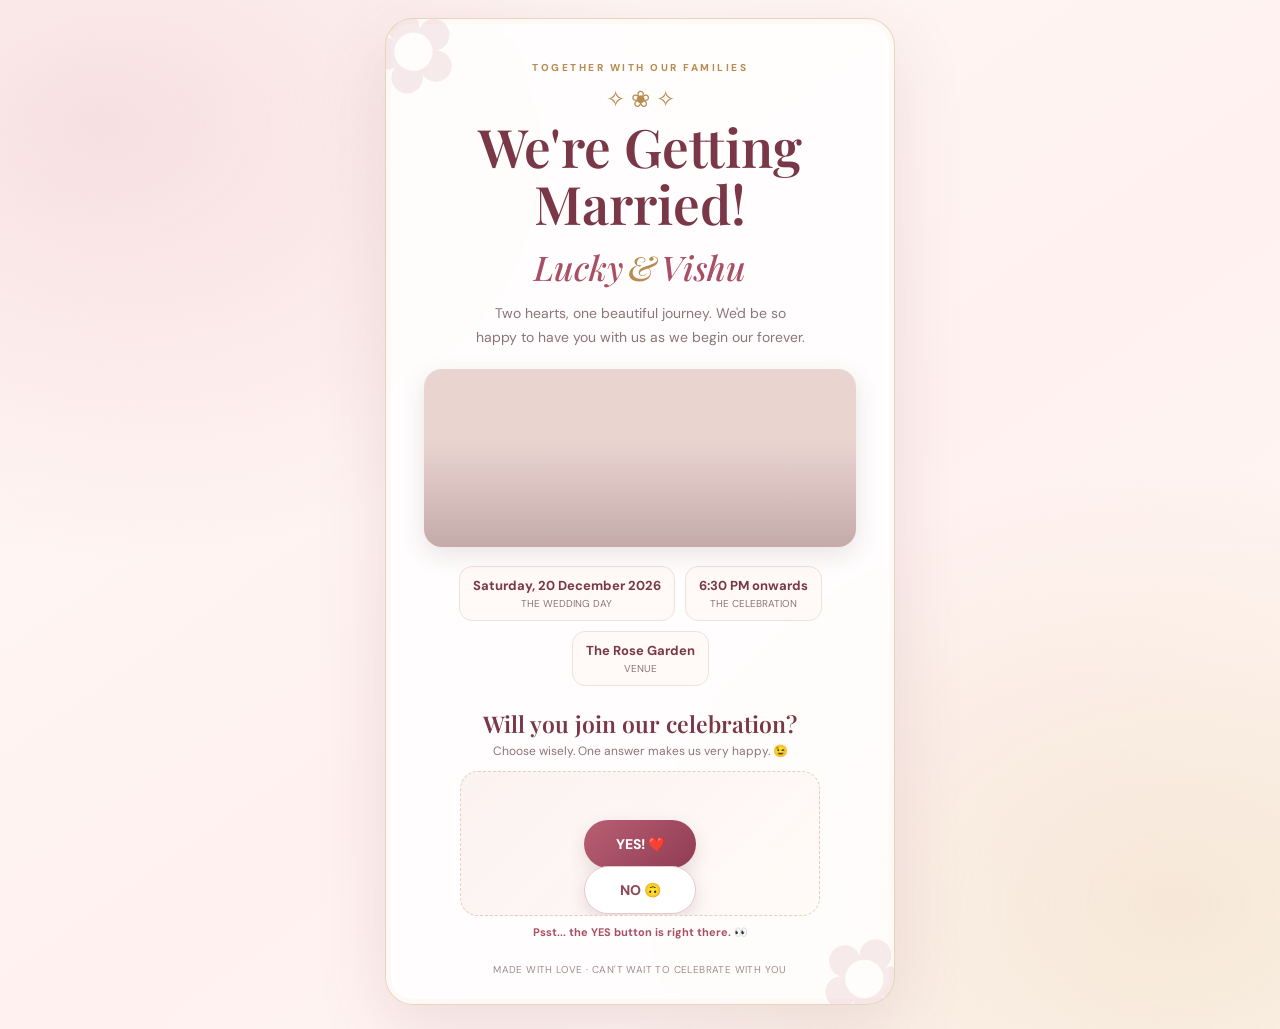
<file: romantic_wedding_invitation.html>
<!DOCTYPE html>
<html lang="en">
<head>
  <meta charset="UTF-8" />
  <meta name="viewport" content="width=device-width, initial-scale=1, viewport-fit=cover" />
  <meta name="theme-color" content="#fff8f3" />
  <title>You're Invited 💍</title>
  <link rel="preconnect" href="https://fonts.googleapis.com">
  <link rel="preconnect" href="https://fonts.gstatic.com" crossorigin>
  <link href="https://fonts.googleapis.com/css2?family=DM+Sans:wght@400;500;600;700;800&family=Playfair+Display:ital,wght@0,500;0,600;0,700;1,500;1,600&display=swap" rel="stylesheet">
  <style>
    :root {
      --rose: #a94f64;
      --rose-dark: #793747;
      --pink: #f5dce0;
      --cream: #fff8f3;
      --gold: #b88b50;
      --ink: #49353a;
      --muted: #8c7478;
    }
    * { box-sizing: border-box; }
    html { min-height: 100%; background: var(--cream); }
    body {
      margin: 0;
      min-height: 100vh;
      min-height: 100svh;
      padding: max(18px, env(safe-area-inset-top)) 14px max(24px, env(safe-area-inset-bottom));
      display: grid;
      place-items: center;
      color: var(--ink);
      font-family: "DM Sans", sans-serif;
      background:
        radial-gradient(ellipse at 8% 12%, rgba(236,190,196,.42), transparent 34%),
        radial-gradient(ellipse at 92% 88%, rgba(222,190,151,.28), transparent 34%),
        linear-gradient(145deg, #fffaf6, #fff1f0 55%, #fff9f1);
      overflow-x: hidden;
    }
    .card {
      width: min(100%, 510px);
      position: relative;
      isolation: isolate;
      overflow: hidden;
      padding: clamp(25px, 6vw, 42px) clamp(18px, 5vw, 38px) 28px;
      text-align: center;
      border: 1px solid rgba(184,139,80,.35);
      border-radius: 28px;
      background: rgba(255,255,255,.83);
      box-shadow: 0 22px 70px rgba(115,65,75,.13), inset 0 0 0 5px rgba(255,248,243,.8);
      backdrop-filter: blur(8px);
    }
    .card::before, .card::after {
      content: "✿";
      position: absolute;
      z-index: -1;
      color: rgba(169,79,100,.11);
      font-size: 112px;
      line-height: 1;
    }
    .card::before { top: -24px; left: -20px; transform: rotate(-22deg); }
    .card::after { bottom: -30px; right: -18px; transform: rotate(25deg); }
    .eyebrow {
      color: var(--gold);
      letter-spacing: .25em;
      text-transform: uppercase;
      font-size: 10px;
      font-weight: 800;
    }
    .ornament { color: var(--gold); font-size: 23px; margin: 10px 0 4px; }
    h1 {
      margin: 0;
      color: var(--rose-dark);
      font: 600 clamp(36px, 10vw, 53px)/1.08 "Playfair Display", Georgia, serif;
    }
    .names {
      margin: 12px 0 4px;
      font: italic 500 clamp(25px, 7vw, 34px) "Playfair Display", Georgia, serif;
      color: var(--rose);
    }
    .amp { color: var(--gold); padding: 0 5px; }
    .intro { margin: 12px auto 19px; max-width: 330px; color: var(--muted); font-size: 14px; line-height: 1.7; }
    .photo {
      width: 100%;
      height: 178px;
      border-radius: 18px;
      overflow: hidden;
      position: relative;
      margin: 0 auto 19px;
      background:
        linear-gradient(0deg, rgba(69,35,43,.23), transparent 60%),
        url("https://images.unsplash.com/photo-1519741497674-611481863552?auto=format&fit=crop&w=1100&q=85") center 48%/cover,
        #ead4d0;
      box-shadow: 0 8px 24px rgba(95,55,63,.13);
    }
    .details {
      display: flex;
      justify-content: center;
      gap: 10px;
      flex-wrap: wrap;
      margin: 0 auto 22px;
    }
    .detail {
      min-width: 125px;
      padding: 10px 13px;
      border: 1px solid #f0dfe0;
      border-radius: 13px;
      background: #fffaf8;
    }
    .detail strong { display: block; color: var(--rose-dark); font-size: 13px; }
    .detail span { display: block; margin-top: 3px; color: var(--muted); font-size: 10px; }
    .question {
      margin: 10px 0 4px;
      color: var(--rose-dark);
      font: 600 23px "Playfair Display", Georgia, serif;
    }
    .subquestion { margin: 0 0 12px; color: var(--muted); font-size: 12px; }
    .arena {
      position: relative;
      height: 145px;
      width: 100%;
      max-width: 360px;
      margin: 0 auto;
      border-radius: 18px;
      background: linear-gradient(135deg, rgba(250,235,235,.65), rgba(255,248,243,.45));
      border: 1px dashed rgba(184,139,80,.36);
      overflow: hidden;
      touch-action: pan-y;
    }
    .btn {
      position: absolute;
      min-width: 112px;
      min-height: 48px;
      padding: 12px 22px;
      border: 0;
      border-radius: 999px;
      font: 800 14px "DM Sans", sans-serif;
      cursor: pointer;
      -webkit-tap-highlight-color: transparent;
      user-select: none;
      touch-action: manipulation;
      box-shadow: 0 7px 18px rgba(95,55,63,.15);
      transition: left .16s ease, top .16s ease, transform .16s ease, box-shadow .16s ease;
    }
    #yesBtn {
      left: 50%;
      top: 48px;
      transform: translateX(-50%);
      color: white;
      background: linear-gradient(135deg, #b85e72, #913d55);
      z-index: 2;
    }
    #yesBtn:active { transform: translateX(-50%) scale(.96); }
    #noBtn {
      left: calc(50% - 56px);
      top: 94px;
      color: #8c4858;
      background: #fff;
      border: 1px solid #e8c8ce;
      z-index: 3;
      transition: left .13s cubic-bezier(.2,.8,.2,1), top .13s cubic-bezier(.2,.8,.2,1), transform .13s;
    }
    .hint { min-height: 20px; margin: 9px 0 0; color: var(--rose); font-size: 11px; font-weight: 700; }
    .footer { margin: 18px 0 0; color: #a28b8b; font-size: 10px; letter-spacing: .04em; }
    .success {
      display: none;
      position: fixed;
      inset: 0;
      z-index: 20;
      padding: 22px;
      place-items: center;
      background: rgba(65,35,45,.48);
      backdrop-filter: blur(7px);
    }
    .success.show { display: grid; }
    .success-panel {
      width: min(100%, 390px);
      padding: 34px 24px;
      text-align: center;
      border-radius: 26px;
      border: 1px solid #e9d0b0;
      background: #fffaf6;
      box-shadow: 0 25px 80px rgba(40,20,25,.25);
      animation: pop .35s ease both;
    }
    @keyframes pop { from { opacity: 0; transform: scale(.86) translateY(12px); } to { opacity: 1; transform: scale(1) translateY(0); } }
    .success-panel .big { font-size: 48px; }
    .success-panel h2 { margin: 10px 0; color: var(--rose-dark); font: 600 32px "Playfair Display", Georgia, serif; }
    .success-panel p { color: var(--muted); line-height: 1.6; font-size: 14px; }
    .close {
      margin-top: 12px; padding: 12px 22px; border: 0; border-radius: 999px;
      color: white; background: var(--rose); font-weight: 700;
    }
    .confetti {
      position: fixed; top: -12px; z-index: 30; width: 9px; height: 13px;
      pointer-events: none; animation: fall linear forwards;
    }
    @keyframes fall { to { transform: translate3d(var(--drift), 110vh, 0) rotate(760deg); opacity: .85; } }
    @media (max-width: 360px) {
      .photo { height: 145px; }
      .arena { height: 150px; }
      .detail { min-width: 112px; }
    }
    @media (prefers-reduced-motion: reduce) {
      *, *::before, *::after { scroll-behavior: auto !important; animation-duration: .01ms !important; transition-duration: .01ms !important; }
    }
  </style>
</head>
<body>
  <main class="card">
    <div class="eyebrow">Together with our families</div>
    <div class="ornament">✧ ❀ ✧</div>
    <h1>We're Getting<br>Married!</h1>
    <div class="names"><span id="nameOne">Aarav</span><span class="amp">&</span><span id="nameTwo">Anaya</span></div>
    <p class="intro">Two hearts, one beautiful journey. We'd be so happy to have you with us as we begin our forever.</p>

    <div class="photo" role="img" aria-label="Romantic wedding celebration photograph"></div>

    <div class="details">
      <div class="detail"><strong id="dateText">Saturday, 20 December 2026</strong><span>THE WEDDING DAY</span></div>
      <div class="detail"><strong id="timeText">6:30 PM onwards</strong><span>THE CELEBRATION</span></div>
      <div class="detail"><strong id="venueText">The Rose Garden</strong><span>VENUE</span></div>
    </div>

    <div class="question">Will you join our celebration?</div>
    <p class="subquestion">Choose wisely. One answer makes us very happy. 😉</p>

    <section class="arena" id="arena" aria-label="Wedding RSVP choices">
      <button class="btn" id="yesBtn" type="button">YES! ❤️</button>
      <button class="btn" id="noBtn" type="button" aria-label="No, try to catch me">NO 🙃</button>
    </section>
    <p class="hint" id="hint" aria-live="polite">Psst... the YES button is right there. 👀</p>
    <p class="footer">MADE WITH LOVE · CAN'T WAIT TO CELEBRATE WITH YOU</p>
  </main>

  <section class="success" id="success" role="dialog" aria-modal="true" aria-labelledby="successTitle">
    <div class="success-panel">
      <div class="big">🥳💐💍</div>
      <h2 id="successTitle">We knew you'd say YES!</h2>
      <p>Excellent decision. Your presence is officially requested, and your dance moves are already expected. 😂</p>
      <p><strong>See you at the wedding!</strong></p>
      <button class="close" id="closeSuccess" type="button">Can't wait! ❤️</button>
    </div>
  </section>

  <script>
    // PERSONALIZE THESE DETAILS before sharing the invitation.
    const invitation = {
      partnerOne: "Lucky",
      partnerTwo: "Vishu",
      date: "Saturday, 20 December 2026",
      time: "6:30 PM onwards",
      venue: "The Rose Garden"
    };

    document.getElementById("nameOne").textContent = invitation.partnerOne;
    document.getElementById("nameTwo").textContent = invitation.partnerTwo;
    document.getElementById("dateText").textContent = invitation.date;
    document.getElementById("timeText").textContent = invitation.time;
    document.getElementById("venueText").textContent = invitation.venue;

    const arena = document.getElementById("arena");
    const noBtn = document.getElementById("noBtn");
    const yesBtn = document.getElementById("yesBtn");
    const hint = document.getElementById("hint");
    const success = document.getElementById("success");
    let escapeCount = 0;
    let lastPosition = { x: 0, y: 0 };

    const jokes = [
      "Nice try! 😂",
      "NO is having commitment issues.",
      "Wrong answer detected. 🚨",
      "That button has places to be.",
      "You can't catch what you can't click!",
      "The button said: not today. 🏃",
      "Even the button wants you at the wedding!",
      "Plot twist: YES is the only sensible option."
    ];

    function moveNoButton() {
      const bounds = arena.getBoundingClientRect();
      const button = noBtn.getBoundingClientRect();
      const maxX = Math.max(0, bounds.width - button.width);
      const maxY = Math.max(0, bounds.height - button.height);
      let x = 0, y = 0;

      // Try several positions so it doesn't immediately jump back to the same spot.
      for (let i = 0; i < 18; i++) {
        x = Math.random() * maxX;
        y = Math.random() * maxY;
        if (Math.hypot(x - lastPosition.x, y - lastPosition.y) > 65) break;
      }
      lastPosition = { x, y };
      noBtn.style.left = `${x}px`;
      noBtn.style.top = `${y}px`;
      noBtn.style.transform = `rotate(${Math.round(Math.random() * 26 - 13)}deg)`;
      escapeCount++;
      hint.textContent = jokes[(escapeCount - 1) % jokes.length];
    }

    // Desktop: run away as the pointer approaches.
    noBtn.addEventListener("pointerenter", (event) => {
      if (event.pointerType === "mouse") moveNoButton();
    });

    // Phones/tablets: stop the tap before it can become a click, then escape.
    noBtn.addEventListener("pointerdown", (event) => {
      event.preventDefault();
      moveNoButton();
    });

    // Extra fallback for browsers that dispatch a click anyway.
    noBtn.addEventListener("click", (event) => {
      event.preventDefault();
      event.stopPropagation();
      moveNoButton();
    });

    // Keep the prank usable after screen rotation or resizing.
    window.addEventListener("resize", () => {
      noBtn.style.left = "";
      noBtn.style.top = "";
      noBtn.style.transform = "";
      lastPosition = { x: 0, y: 0 };
    });

    yesBtn.addEventListener("click", () => {
      success.classList.add("show");
      launchConfetti();
      document.getElementById("closeSuccess").focus();
    });
    document.getElementById("closeSuccess").addEventListener("click", () => {
      success.classList.remove("show");
      yesBtn.focus();
    });
    success.addEventListener("click", (event) => {
      if (event.target === success) success.classList.remove("show");
    });

    function launchConfetti() {
      const pieces = 90;
      for (let i = 0; i < pieces; i++) {
        const piece = document.createElement("i");
        piece.className = "confetti";
        piece.style.left = `${Math.random() * 100}vw`;
        piece.style.background = ["#b85e72", "#d7ad6d", "#e9aeb9", "#8d5265", "#f3d8a5"][i % 5];
        piece.style.borderRadius = Math.random() > .5 ? "50%" : "2px";
        piece.style.setProperty("--drift", `${Math.random() * 180 - 90}px`);
        piece.style.animationDuration = `${2.4 + Math.random() * 2.2}s`;
        piece.style.animationDelay = `${Math.random() * .65}s`;
        document.body.appendChild(piece);
        piece.addEventListener("animationend", () => piece.remove());
      }
    }
  </script>
</body>
</html>
</file>
